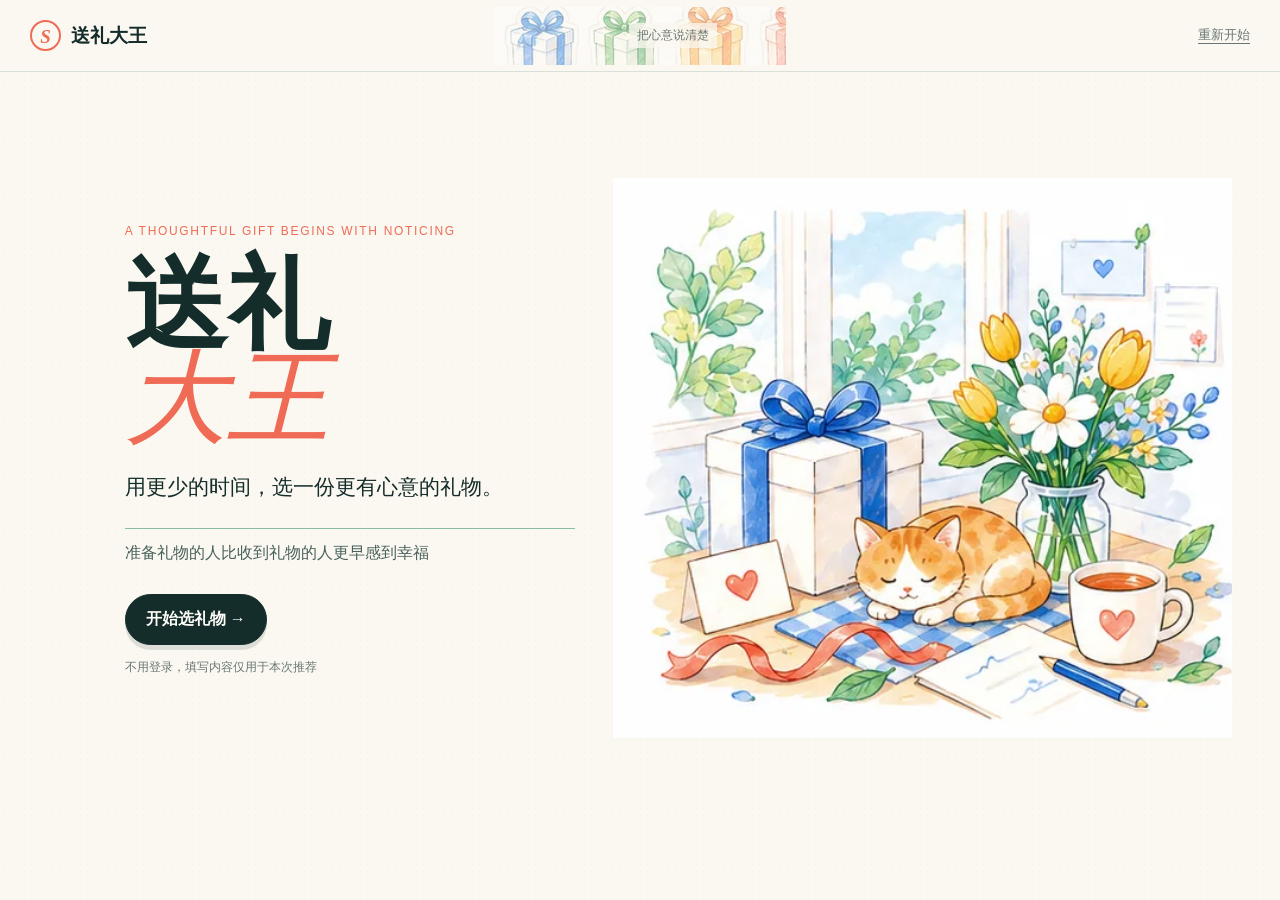
<file: index.html>
<!doctype html>
<html lang="zh-CN">
<head>
  <meta charset="utf-8">
  <meta name="viewport" content="width=device-width, initial-scale=1, viewport-fit=cover">
  <meta name="theme-color" content="#fbf8f1">
  <title>送礼大王｜用更少的时间，选一份更有心意的礼物</title>
  <link rel="icon" href="data:,">
  <link rel="preload" href="UI素材/hero.webp" as="image" type="image/webp">
  <link rel="preload" href="UI素材/frames.webp" as="image" type="image/webp">
  <link rel="stylesheet" href="styles.css?v=9">
</head>
<body>
  <div class="paper-noise" aria-hidden="true"></div>
  <header class="topbar">
    <button class="brand" data-action="home" aria-label="返回首页"><span class="brand-mark">S</span><span>送礼大王</span></button>
    <div class="topbar-art" aria-hidden="true"></div>
    <div class="topbar-note">把心意说清楚</div>
    <button class="quiet-btn" data-action="reset">重新开始</button>
  </header>
  <main id="app" tabindex="-1"></main>
  <div id="toast" class="toast" role="status" aria-live="polite"></div>
  <div id="dialog-root"></div>
  <script src="app.js?v=9"></script>
</body>
</html>
</file>
<file: styles.css>
:root{
  --paper:#fbf8f1;
  --paper-deep:#f4efe5;
  --ink:#142d2b;
  --muted:#687673;
  --line:#d8e0d8;
  --coral:#ef6b55;
  --coral-soft:#fff0e9;
  --honey:#e4b04b;
  --honey-soft:#fff7df;
  --sage:#8bbda2;
  --sage-soft:#edf5ed;
  --sky:#8fb8dc;
  --white:#fffdf8;
  --shadow:0 12px 28px rgba(20,45,43,.08)
}
*{box-sizing:border-box}
html{scroll-behavior:smooth;scrollbar-width:none;-ms-overflow-style:none}
html::-webkit-scrollbar{display:none}
body{margin:0;min-width:320px;background:var(--paper);color:var(--ink);font-family:Georgia,"Trebuchet MS",serif;line-height:1.55;overflow-x:hidden}
body.home-screen{height:100vh;height:100dvh;overflow:hidden}
body.home-screen #app{height:calc(100vh - 72px);height:calc(100dvh - 72px)}
button,input{font:inherit}
button{cursor:pointer;color:inherit}
button:disabled{cursor:not-allowed;opacity:.55}
button:focus-visible,input:focus-visible{outline:3px solid var(--honey);outline-offset:3px}
.paper-noise{position:fixed;inset:0;pointer-events:none;opacity:.18;background-image:radial-gradient(#d6cdbb .6px,transparent .6px);background-size:7px 7px;mix-blend-mode:multiply;z-index:-1}
.topbar{height:72px;padding:0 max(24px,calc((100vw - 1240px)/2));display:flex;align-items:center;justify-content:space-between;border-bottom:1px solid var(--line);background:rgba(251,248,241,.94);backdrop-filter:blur(8px);position:sticky;top:0;z-index:20;overflow:hidden}
.brand,.quiet-btn{position:relative;z-index:2}
.brand{border:0;background:none;display:flex;align-items:center;gap:10px;font-size:19px;font-weight:700}
.brand-mark{display:grid;place-items:center;width:31px;height:31px;border:2px solid var(--coral);border-radius:50%;font-style:italic;color:var(--coral)}
.quiet-btn{border:0;background:none;color:var(--muted);font-size:13px;text-decoration:underline;text-underline-offset:4px;min-height:44px}
.topbar-note{position:relative;z-index:2;background:rgba(251,248,241,.76);padding:3px 8px;color:var(--muted);font-size:12px}
.topbar-art{position:absolute;left:50%;top:7px;transform:translateX(-50%);width:292px;height:58px;background-image:url("UI素材/frames.webp");background-repeat:no-repeat;background-size:1448px 1086px;background-position:-386px -966px;pointer-events:none;opacity:.46}
.shell{max-width:1240px;margin:0 auto;padding:32px 28px 88px}
.hero{min-height:calc(100vh - 72px);display:grid;grid-template-columns:minmax(0,.92fr) minmax(460px,1.08fr);gap:38px;align-items:center}
body.home-screen .hero{height:100%;min-height:0;overflow:hidden}
.hero-copy{padding:20px 0 38px 6vw}
.eyebrow,.kicker{font-family:"Trebuchet MS",sans-serif;font-size:12px;letter-spacing:.14em;text-transform:uppercase;color:var(--coral)}
.hero h1{font-size:clamp(58px,8vw,108px);line-height:.92;letter-spacing:0;margin:18px 0 24px}
.hero h1 em{font-weight:400;color:var(--coral)}
.hero-lede{max-width:470px;margin:0 0 25px;font-size:21px}
.story{max-width:480px;margin:0 0 28px;padding:12px 0 0;border-top:1px solid var(--sage);color:#49615c}
.hero-art{min-height:560px;background-image:url("UI素材/hero.webp");background-repeat:no-repeat;background-size:278% auto;background-position:left top;filter:saturate(.94)}
.local-note{margin:13px 0 0;color:var(--muted);font-size:12px}
.primary,.secondary,.mini-btn,.text-button{min-height:46px;border-radius:999px;padding:12px 20px;transition:transform .18s,background .18s,border-color .18s,box-shadow .18s}
.primary{border:1px solid var(--ink);background:var(--ink);color:var(--white);font-weight:700;box-shadow:0 5px 0 rgba(20,45,43,.12)}
.primary:hover{background:var(--coral);border-color:var(--coral);transform:translateY(-2px)}
.primary:active,.secondary:active{transform:translateY(0)}
.secondary{border:1px solid var(--ink);background:transparent}
.secondary:hover{background:var(--sage-soft);transform:translateY(-1px)}
.flow-shell{max-width:980px;margin:0 auto;padding:42px 26px 110px}
.section-head{display:flex;align-items:flex-end;justify-content:space-between;gap:24px;margin-bottom:26px}
.section-head h2,.share-head h2{font-size:clamp(36px,5vw,58px);line-height:1.02;letter-spacing:0;margin:7px 0 0}
.result-head h2{font-size:clamp(42px,5vw,70px);line-height:1.02;letter-spacing:0;margin:7px 0 0}
.progress{display:flex;gap:8px;padding-bottom:8px}
.progress i{display:block;width:42px;height:5px;border-radius:4px;background:var(--line)}
.progress i.active{background:var(--coral)}
.option-grid{display:grid;grid-template-columns:repeat(2,minmax(0,1fr));gap:12px}
.option{min-height:78px;padding:16px 18px;display:flex;align-items:center;justify-content:space-between;gap:16px;text-align:left;border:1px solid var(--line);border-radius:8px;background:rgba(255,253,248,.82);box-shadow:0 4px 12px rgba(20,45,43,.035);transition:transform .18s,border-color .18s,background .18s}
.option:hover{border-color:var(--coral);transform:translateY(-2px)}
.option.selected{border:2px solid var(--coral);background:var(--coral-soft)}
.option strong{display:block;font-size:16px}
.option small{display:block;margin-top:3px;color:var(--muted);font-size:12px;font-weight:400}
.radio-mark{flex:0 0 auto;width:20px;height:20px;border:1px solid #b9c6c0;border-radius:50%;box-shadow:inset 0 0 0 5px var(--white)}
.option.selected .radio-mark{border-color:var(--coral);background:var(--coral)}
.relationship-list{display:grid;grid-template-columns:repeat(2,minmax(0,1fr));gap:12px}
.relationship-option{overflow:hidden;border:1px solid var(--line);border-radius:8px;background:rgba(255,253,248,.82);box-shadow:0 4px 12px rgba(20,45,43,.035);transition:border-color .18s,box-shadow .18s}
.relationship-option:hover{border-color:var(--coral);box-shadow:0 8px 18px rgba(20,45,43,.07)}
.relationship-option.expanded{grid-column:1/-1;border:2px solid var(--coral);background:var(--coral-soft)}
.relationship-trigger{width:100%;min-height:76px;padding:16px 18px;display:flex;align-items:center;justify-content:space-between;gap:16px;border:0;background:transparent;text-align:left}
.relationship-trigger strong{font-size:16px}
.relationship-option.selected>.relationship-trigger .radio-mark,.closeness-choice.selected .radio-mark{border-color:var(--coral);background:var(--coral)}
.relationship-closeness{padding:20px 18px 18px;border-top:1px solid rgba(239,107,85,.32);background:rgba(255,253,248,.58);animation:revealCloseness .2s ease}
.relationship-closeness h3{margin:0 0 12px;font-size:20px}
.closeness-grid{display:grid;grid-template-columns:repeat(3,minmax(0,1fr));gap:10px}
.closeness-choice{min-height:92px;padding:13px 14px;display:flex;align-items:center;justify-content:space-between;gap:10px;border:1px solid var(--line);border-radius:6px;background:var(--white);text-align:left}
.closeness-choice:hover{border-color:var(--coral)}
.closeness-choice.selected{border:2px solid var(--coral);background:var(--coral-soft)}
.closeness-choice strong,.closeness-choice small{display:block}
.closeness-choice small{margin-top:3px;color:var(--muted);font-size:11px;font-weight:400;line-height:1.45}
@keyframes revealCloseness{from{opacity:0;transform:translateY(-6px)}to{opacity:1;transform:none}}
.compact-options{grid-template-columns:repeat(3,minmax(0,1fr))}
.compact-options .option{min-height:58px;padding:13px 15px}
.inline-question{margin-top:30px;padding-top:24px;border-top:1px solid var(--line)}
.inline-question h3,.birthday-panel h3{font-size:25px;margin:0 0 15px}
.risk-note{margin:0;color:var(--muted);font-size:12px}
.risk-section{padding:0 0 22px}
.risk-section+.risk-section{padding-top:22px;border-top:1px solid var(--line)}
.risk-section h3{margin:0 0 12px;font-size:20px}
.risk-section .taboo-options{margin-top:14px}
.risk-note{margin-top:10px;padding-left:12px;border-left:3px solid var(--honey);line-height:1.6}
.birthday-panel{margin-top:28px;padding:24px 0 0;border-top:1px solid var(--line)}
.birthday-panel-head{display:flex;align-items:center;gap:15px;margin-bottom:16px}
.birthday-panel-head h3{margin:0}
.birthday-panel-head p{margin:3px 0 0;color:var(--muted);font-size:13px}
.birthday-panel h4{margin:24px 0 10px;font-size:14px}
.birthday-crop{width:58px;height:58px;flex:0 0 58px;background-image:url("UI素材/hero.webp");background-repeat:no-repeat;background-size:1448px 1086px;background-position:-868px -236px}
.tag-options{display:flex;flex-wrap:wrap;gap:10px}
.tag-option,.budget-chip{min-height:46px;padding:10px 16px;border:1px solid var(--line);border-radius:999px;background:var(--white);transition:background .18s,border-color .18s,transform .18s}
.tag-option:hover,.budget-chip:hover{border-color:var(--coral);transform:translateY(-1px)}
.tag-option.selected,.budget-chip.selected{border-color:var(--coral);background:var(--coral-soft);box-shadow:inset 0 0 0 1px var(--coral)}
.budget-layout{display:grid;grid-template-columns:minmax(0,1.15fr) minmax(260px,.85fr);gap:34px;align-items:start}
.field{display:flex;flex-direction:column;gap:8px}
.field label{font-weight:700}
.field p{margin:0;color:var(--muted);font-size:13px}
.money-input{height:68px;display:flex;align-items:center;border-bottom:2px solid var(--ink);background:rgba(255,253,248,.65)}
.money-input span{padding-left:16px;font-size:25px;color:var(--coral)}
.money-input input{width:100%;height:100%;border:0;background:transparent;padding:0 16px;font-size:31px;color:var(--ink)}
.money-input input:focus{outline:0}
.budget-presets{display:grid;grid-template-columns:repeat(3,1fr);gap:10px;padding-top:29px}
.budget-chip{padding-left:8px;padding-right:8px}
.error{min-height:24px;margin-top:8px;color:#a63f31;font-size:13px}
.form-actions{display:flex;justify-content:space-between;gap:14px;margin-top:30px}
.result-shell{max-width:1120px;margin:0 auto;padding:22px 26px 64px;position:relative}
.result-shell:before{content:"";display:block;width:54px;height:4px;margin:0 0 12px;background:var(--coral)}
.result-head{display:grid;grid-template-columns:minmax(0,1fr) auto;text-align:left;align-items:end;gap:12px 24px;padding-bottom:0}
.result-head h2{max-width:none;font-size:clamp(34px,4vw,48px);line-height:1.06;margin-top:4px}
.summary,.detail-tags{display:flex;flex-wrap:wrap;gap:8px;margin-top:18px}
.result-head .summary{justify-content:flex-start;margin-top:10px}
.tag{display:inline-flex;min-height:30px;align-items:center;padding:4px 10px;border:1px solid var(--line);border-radius:999px;background:rgba(255,253,248,.8);font-size:12px}
.result-head .tag{background:transparent}
.result-actions{display:flex;align-items:center;justify-content:flex-end;gap:8px;flex-wrap:wrap}
.result-actions .subtle{color:var(--muted);border-color:#b9c2bc}
.result-actions .refine{border-color:var(--sage);background:var(--sage-soft);color:#31564b}
.result-actions .save-entry{background:var(--coral);border-color:var(--coral);box-shadow:0 5px 0 rgba(198,91,70,.16)}
.expression-guidance{max-width:820px;display:flex;align-items:flex-start;gap:14px;margin:18px auto 0;padding:13px 0;border-top:1px solid var(--line);text-align:left}
.expression-guidance>span{width:5px;height:42px;flex:0 0 5px;background:var(--honey)}
.expression-guidance strong{display:block;font-size:15px}
.expression-guidance p{margin:2px 0 0;color:var(--muted);font-size:12px;line-height:1.6}
.asset-divider{position:relative;height:64px;max-width:580px;margin:12px auto 2px;overflow:hidden}
.divider-line{position:absolute;left:0;top:19px;width:430px;height:39px;background-image:url("UI素材/hero.webp");background-repeat:no-repeat;background-size:1448px 1086px;background-position:-27px -791px}
.divider-gifts{position:absolute;right:0;top:0;width:142px;height:63px;background-image:url("UI素材/frames.webp");background-repeat:no-repeat;background-size:1448px 1086px;background-position:-386px -968px}
.tabs{display:flex;width:max-content;max-width:100%;margin:14px 0 16px;padding:4px;border:1px solid #dbe4d8;border-radius:999px;background:#eef2e9}
.tab{min-height:44px;min-width:140px;border:0;border-radius:999px;padding:8px 17px;background:transparent;color:var(--muted)}
.tab.active{background:var(--white);color:var(--ink);font-weight:700;box-shadow:0 3px 10px rgba(20,45,43,.1)}
.strategy-intro{display:grid;grid-template-columns:repeat(3,1fr);gap:12px;margin:0 0 14px;color:var(--muted);font-size:12px}
.strategy-intro span{padding:0 12px}
.strategy-intro b{display:block;margin-bottom:2px;color:var(--ink);font-size:13px}
.gift-list{display:grid;grid-template-columns:repeat(3,minmax(0,1fr));gap:18px;align-items:start;counter-reset:gift;padding:0 2px 10px}
.gift-choice{counter-increment:gift;position:relative;width:100%;min-height:128px;display:grid;grid-template-columns:1fr auto;grid-template-rows:auto 1fr auto;gap:4px 14px;padding:20px 48px 20px 24px;border:1px solid var(--line);border-radius:10px;background:var(--white);text-align:left;box-shadow:0 10px 26px rgba(20,45,43,.07);transition:transform .18s,border-color .18s,box-shadow .18s}
.gift-choice:before{content:"";position:absolute;left:0;top:13px;bottom:13px;width:3px;background:var(--coral)}
.gift-choice:nth-child(3n+2):before{background:var(--sage)}
.gift-choice:nth-child(3n):before{background:var(--honey)}
.gift-choice:hover{border-color:var(--coral);transform:translateY(-2px);box-shadow:0 15px 30px rgba(20,45,43,.11)}
.gift-choice-match{grid-column:1/-1;display:flex;align-items:center;gap:10px;font-family:"Trebuchet MS",sans-serif;font-size:12px;font-weight:700;color:var(--coral)}
.gift-choice-match:before{content:"0" counter(gift);display:inline-grid;place-items:center;width:27px;height:27px;border-radius:50%;background:#fff0e7;color:var(--coral);font-size:10px}
.gift-choice:nth-child(3n+2) .gift-choice-match:before{background:#e7f2e7;color:#428164}
.gift-choice:nth-child(3n) .gift-choice-match:before{background:#fff5d9;color:#a2761e}
.gift-choice-name{grid-column:1/-1;align-self:center;font-size:23px;font-weight:700;line-height:1.25}
.gift-choice-price{grid-column:1/-1;color:var(--muted);font-size:14px}
.gift-choice-arrow{position:absolute;right:16px;top:50%;transform:translateY(-50%);font-size:28px;color:var(--coral)}
.result-bottom-actions{display:flex;align-items:center;justify-content:center;gap:14px;margin:16px auto 0;color:var(--muted);font-size:13px}
.result-bottom-actions .secondary{min-height:44px;padding:9px 19px;background:var(--white)}
.empty{grid-column:1/-1;min-height:260px;display:grid;place-items:center;align-content:center;padding:30px;text-align:center;border:1px dashed var(--line);border-radius:8px;background:rgba(255,253,248,.66)}
.empty h3{margin:6px 0 3px}
.empty p{margin:0;max-width:470px;color:var(--muted)}
.empty-crop{width:80px;height:72px;background-image:url("UI素材/states.webp");background-repeat:no-repeat;background-size:1448px 1086px;background-position:-45px -88px}
.drawer-backdrop{position:fixed;inset:0;background:rgba(20,45,43,.29);z-index:50}
.drawer{position:fixed;right:0;top:0;bottom:0;width:min(560px,100%);padding:28px 30px 40px;overflow:auto;scrollbar-width:none;-ms-overflow-style:none;background:var(--paper);z-index:51;box-shadow:-12px 0 40px rgba(20,45,43,.15);animation:slideIn .24s ease}
.drawer::-webkit-scrollbar{display:none}
.drawer-close{position:absolute;right:20px;top:20px;width:44px;height:44px;padding:0;border:1px solid var(--line);border-radius:50%;background:var(--white);font-size:23px}
.detail-hero{text-align:center;padding:26px 42px 6px}
.score{font-family:"Trebuchet MS",sans-serif;font-size:13px;font-weight:700;color:var(--coral)}
.detail-hero h2{font-size:36px;line-height:1.05;margin:10px 0 5px}
.detail-price{margin:0;color:var(--muted)}
.detail-tags{justify-content:center;margin-bottom:18px}
.detail-block{padding:18px 0;border-top:1px solid var(--line)}
.detail-block h3{margin:0 0 7px;font-size:18px}
.detail-block p{margin:0}
.detail-focus{margin-top:13px!important;padding:11px 13px;border-left:3px solid var(--honey);background:var(--honey-soft);font-size:13px}
.give-guide{padding-top:22px;border-top:1px solid var(--line)}
.give-guide-head{text-align:center}
.give-guide-head h3{font-size:27px;margin:7px 0 20px}
.give-guide-grid{display:grid;grid-template-columns:1fr 1fr;gap:12px}
.give-guide-grid article{padding:15px;border:1px solid #dbe7d9;border-radius:6px;background:var(--sage-soft)}
.give-guide-grid article>span{font-family:"Trebuchet MS",sans-serif;font-size:11px;color:var(--coral)}
.give-guide-grid h4{font-size:15px;margin:6px 0 4px}
.give-guide-grid p{margin:0;font-size:13px;line-height:1.65}
.give-guide-grid .card-copy{background:var(--honey-soft);border-color:#efd9a7}
.mini-btn{min-height:40px;margin-top:10px;padding:7px 12px;border:1px solid var(--line);background:var(--white);font-size:12px}
.share-shell{max-width:1040px;margin:0 auto;padding:26px 26px 100px;position:relative}
.back-link{min-height:44px;padding:0;border:0;background:none;color:var(--muted);text-decoration:underline;text-underline-offset:4px}
.share-head{margin:3px auto 24px;text-align:center}
.share-layout{display:grid;grid-template-columns:minmax(300px,420px) minmax(280px,380px);justify-content:center;align-items:start;gap:42px}
.poster-preview{position:relative;aspect-ratio:9/16;padding:34px 30px;overflow:hidden;border:2px solid #e7d9c4;background:var(--white);box-shadow:var(--shadow)}
.poster-preview:before{content:"";position:absolute;inset:10px;border:1px solid #efd4bf;pointer-events:none}
.poster-floral{position:absolute;right:-56px;bottom:-92px;width:210px;height:270px;background-image:url("UI素材/hero.webp");background-repeat:no-repeat;background-size:1448px 1086px;background-position:-1210px -425px;opacity:.34;mix-blend-mode:multiply}
.poster-preview>*:not(.poster-floral){position:relative;z-index:1}
.poster-preview h3{font-size:29px;margin:12px 0 3px}
.poster-preview>p{margin:0 0 22px;color:var(--muted);font-size:13px}
.poster-preview article{display:grid;grid-template-columns:1fr auto;gap:2px 10px;padding:12px 0;border-top:1px solid var(--line)}
.poster-preview article b{grid-column:1/-1;color:var(--coral);font-size:11px}
.poster-preview article strong{font-size:16px}
.poster-preview article span{color:var(--muted);font-size:11px}
.poster-reason{margin-top:15px;padding-top:13px;border-top:2px solid var(--coral)}
.poster-reason b{font-size:12px}
.poster-reason p{margin:5px 0 0;font-size:11px;line-height:1.55}
.poster-timing{margin-top:12px}
.poster-timing b{font-size:12px}
.poster-timing p{margin:4px 0 0;font-size:10px;line-height:1.5;color:var(--muted)}
.save-controls{padding-top:28px}
.save-controls h3{font-size:24px;margin:0 0 14px}
.check-list{display:grid;grid-template-columns:1fr 1fr;gap:9px;margin-bottom:18px}
.check-item{min-height:48px;display:flex;align-items:center;gap:9px;padding:10px 12px;border:1px solid var(--line);border-radius:6px;background:var(--white);font-size:13px}
.check-item input{width:18px;height:18px;accent-color:var(--coral)}
.save-controls>.primary,.save-controls>.secondary{width:100%;margin-top:10px}
.text-button{border:0;background:none;color:#a63f31;text-decoration:underline;padding:3px}
.toast{position:fixed;left:50%;bottom:24px;transform:translate(-50%,18px);padding:11px 17px;border-radius:999px;background:var(--ink);color:white;opacity:0;pointer-events:none;transition:.2s;z-index:70;font-size:13px}
.toast.show{opacity:1;transform:translate(-50%,0)}
@keyframes slideIn{from{transform:translateX(100%)}to{transform:none}}

@media(max-width:900px){
  .hero{grid-template-columns:.9fr 1.1fr}.hero-copy{padding-left:2vw}
  .compact-options{grid-template-columns:repeat(2,minmax(0,1fr))}
  .result-head{grid-template-columns:1fr}
  .gift-list{grid-template-columns:repeat(2,minmax(0,1fr))}
  .strategy-intro{grid-template-columns:1fr}
  .strategy-intro{display:none}
}
@media(max-width:760px){
  .topbar{height:62px;padding:0 16px}.topbar-note{display:none}.topbar-art{left:57%;top:6px;width:122px;height:50px;background-position:-386px -970px;opacity:.25}
  .shell,.flow-shell,.result-shell,.share-shell{padding:20px 17px 108px}
  body.home-screen #app{height:calc(100vh - 62px);height:calc(100dvh - 62px)}
  .hero{min-height:auto;display:flex;flex-direction:column;gap:4px}
  body.home-screen .hero{padding:8px 17px calc(10px + env(safe-area-inset-bottom));gap:2px}
  .hero-art{order:-1;width:100%;min-height:310px;background-size:278% auto}
  body.home-screen .hero-art{flex:1 1 auto;min-height:120px;background-position:left top}
  .hero-copy{width:100%;min-width:0;padding:8px 0 24px;text-align:center}
  body.home-screen .hero-copy{flex:0 0 auto;padding:2px 0 4px}
  .hero h1{font-size:62px;margin:14px 0 18px}
  body.home-screen .hero h1{font-size:50px;margin:7px 0 10px}
  body.home-screen .hero-lede{margin-bottom:11px;font-size:17px;line-height:1.4}
  body.home-screen .story{margin-bottom:12px;padding-top:7px;font-size:12px;line-height:1.45}
  body.home-screen .local-note{margin-top:6px;font-size:11px}
  .eyebrow{max-width:100%;overflow-wrap:anywhere}
  .hero-lede,.story{width:100%;max-width:100%;margin-left:auto;margin-right:auto}.story{font-size:14px}
  .section-head{align-items:flex-start;flex-direction:column;gap:10px;margin-bottom:18px}.section-head h2,.share-head h2{font-size:36px}.result-head h2{font-size:30px;line-height:1.12;margin:0}
  .progress{width:100%}.progress i{flex:1}
  .option-grid,.relationship-list{grid-template-columns:1fr}
  .compact-options{grid-template-columns:repeat(2,minmax(0,1fr))}
  .relationship-option.expanded{grid-column:auto}.closeness-grid{grid-template-columns:1fr}.closeness-choice{min-height:68px}
  .option{min-height:68px}.compact-options .option{min-height:54px}
  .birthday-panel-head{align-items:flex-start}.birthday-panel-head h3{font-size:21px}
  .risk-section{padding-bottom:14px}.risk-section+.risk-section{padding-top:14px}.risk-section h3{font-size:17px;margin-bottom:9px}
  .risk-section .taboo-options{display:grid;grid-template-columns:repeat(2,minmax(0,1fr));gap:8px;margin-top:10px}
  .taboo-options .tag-option{width:100%;min-height:44px;padding:8px 11px;border-radius:8px;text-align:left;line-height:1.35}
  .budget-layout{grid-template-columns:1fr;gap:10px}.budget-presets{padding-top:4px}
  .form-actions{position:fixed;left:0;right:0;bottom:0;z-index:18;margin:0;padding:11px 17px calc(11px + env(safe-area-inset-bottom));border-top:1px solid var(--line);background:rgba(251,248,241,.96)}
  .form-actions .primary{flex:1}
  .result-shell{padding:12px 17px 46px}
  .result-shell:before{width:42px;margin:0 0 8px}
  .result-head{grid-template-columns:1fr;gap:9px;text-align:left}
  .result-head .kicker{font-size:10px}
  .result-head .summary{justify-content:flex-start;margin-top:8px;gap:6px}
  .result-head .tag{min-height:27px;padding:3px 8px;font-size:11px}
  .result-actions{display:grid;grid-template-columns:repeat(3,minmax(0,1fr));gap:6px;justify-content:stretch}
  .result-actions .primary,.result-actions .secondary{width:100%;min-height:42px;padding:8px 7px;font-size:13px;white-space:nowrap}
  .expression-guidance{margin-top:14px;padding:11px 0}
  .asset-divider{height:54px;margin-top:6px}.divider-line{left:-32px;transform:scale(.8);transform-origin:left center}.divider-gifts{right:-18px;transform:scale(.82)}
  .tabs{width:100%;margin:12px 0}.tab{flex:1;min-width:0;padding-left:8px;padding-right:8px}
  .gift-list{grid-template-columns:1fr;gap:10px}.gift-choice{min-height:98px;padding:14px 42px 14px 18px}.gift-choice-name{font-size:20px}.gift-choice-match:before{width:24px;height:24px}.gift-choice-arrow{right:13px}
  .result-bottom-actions{flex-direction:column;gap:8px}
  .drawer{top:auto;width:100%;height:88vh;padding:24px 20px calc(30px + env(safe-area-inset-bottom));border-radius:16px 16px 0 0;animation:slideUp .24s ease}
  .detail-hero{padding-left:34px;padding-right:34px}.detail-hero h2{font-size:31px}
  .give-guide-grid{grid-template-columns:1fr}
  .share-layout{grid-template-columns:1fr;gap:24px}.poster-preview{width:min(100%,360px);margin:0 auto}.save-controls{padding-top:0}
}
@media(max-width:390px){
  .hero-art{min-height:280px}.hero h1{font-size:56px}
  body.home-screen .hero-art{min-height:110px}
  body.home-screen .hero h1{font-size:46px}
  .section-head h2,.share-head h2{font-size:33px}.result-head h2{font-size:28px}
  .budget-presets{grid-template-columns:repeat(2,1fr)}
  .check-list{grid-template-columns:1fr}
}
@keyframes slideUp{from{transform:translateY(100%)}to{transform:none}}
@media(prefers-reduced-motion:reduce){*,*:before,*:after{animation:none!important;transition:none!important;scroll-behavior:auto!important}}
</file>
